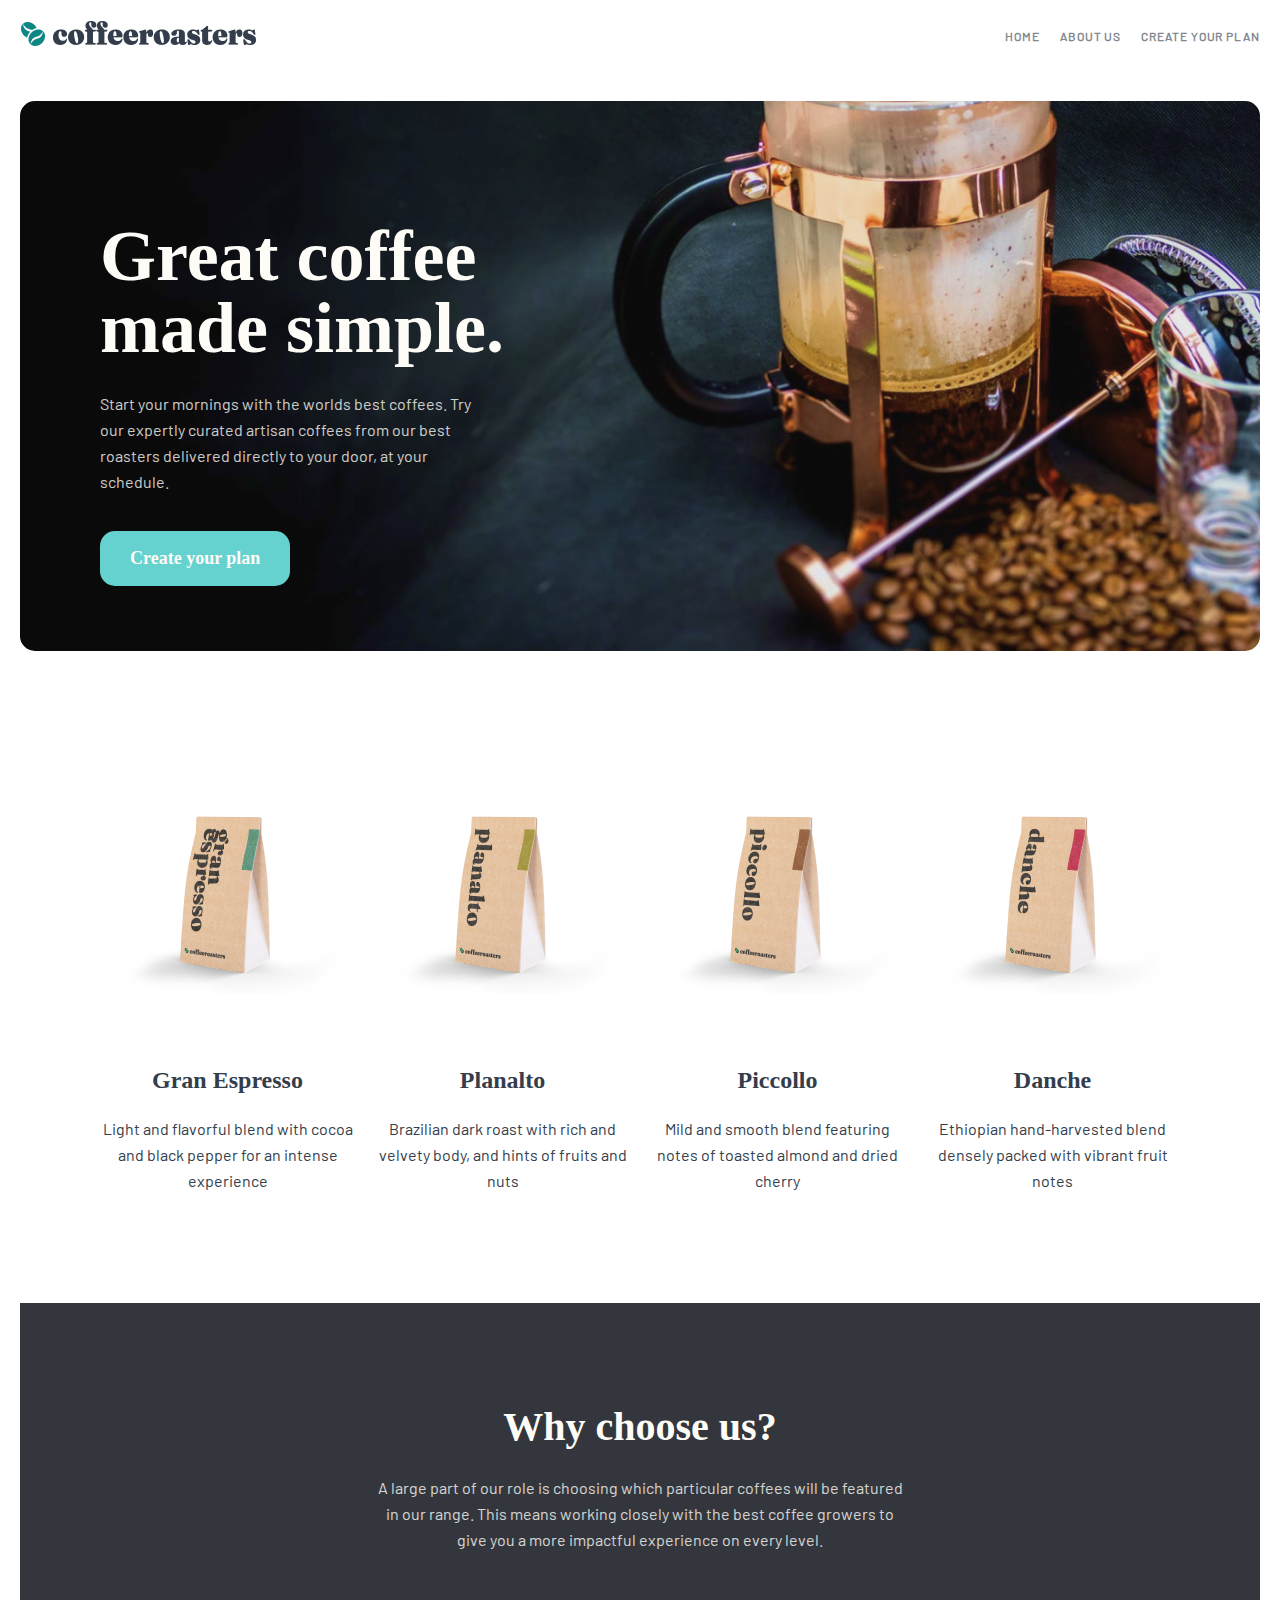
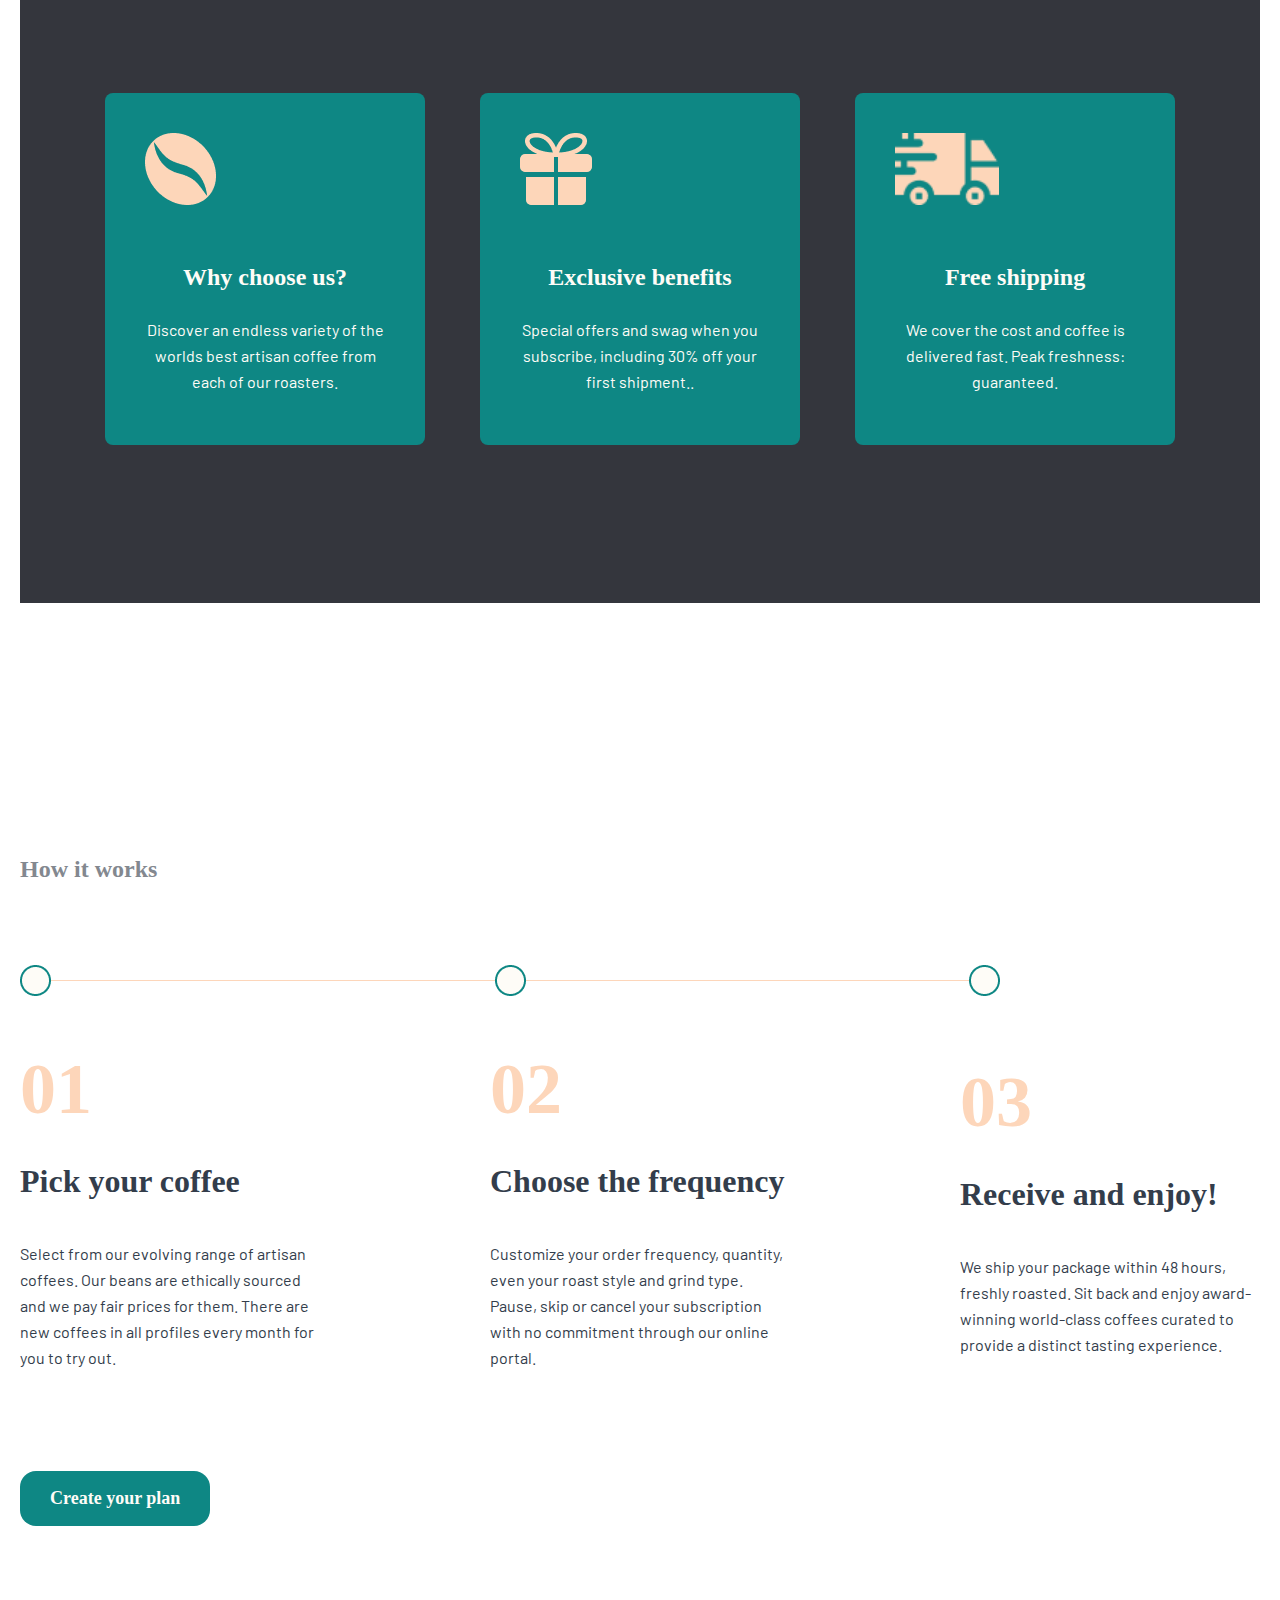
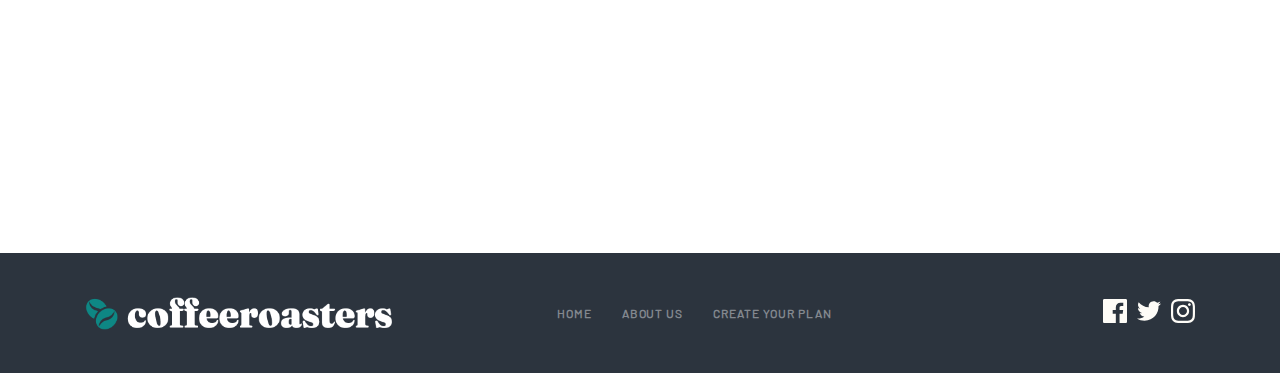
<file: index.html>
<!DOCTYPE html>
<html lang="en">

<head>
   <meta charset="UTF-8">
   <meta http-equiv="X-UA-Compatible" content="IE=edge">
   <meta name="viewport" content="width=device-width, initial-scale=1.0">
   <link rel="shortcut icon" href="./img/hedaer/favicon.png" type="image/x-icon">
   <link rel="stylesheet" href="./css/normalize.css">
   <link rel="stylesheet" href="./css/style.css">
   <title>Coffe-restores</title>
</head>

<body>
   <nav class="navbar container">
      <a href="./index.html" class="navabr-link">
         <img src="./img/Navbar/navbar-logo.png" alt="logo" class="navabr__logo">
      </a>
      <ul class="navabr-list">
         <li class="navbar__item"><a href="./index.html">HOME</a></li>
         <li class="navbar__item"><a href="./about.html">ABOUT US</a></li>
         <li class="navbar__item"><a href="">Create your plan</a></li>
      </ul>
   </nav>
   <header class="header container">
      <h1 class="header-__title">Great coffee made simple.</h1>
      <p class="header__description">Start your mornings with the worlds best coffees. Try our expertly curated artisan
         coffees from our best roasters delivered directly to your door, at your schedule.</p>
      <span class="header-button">
         <a href="" class="header-button__link">Create your plan</a>
      </span>
   </header>
   <main class="container">
      <section class="section-one">
         <ul class="section-one__list">
            <li class="section-one__item">
               <span class="section-one__img">
                  <img src="./img/P1-section_1/P1-section-1.1.png" alt="List coffe">
               </span>
               <h2 class="section-one__title">Gran Espresso</h2>
               <p class="section-one__description">Light and flavorful blend with cocoa and black pepper for an intense
                  experience</p>
            </li>
            <li class="section-one__item">
               <span class="section-one__img">
                  <img src="./img/P1-section_1/P1-section-1.2.png" alt="List coffe">
               </span>
               <h2 class="section-one__title">Planalto</h2>
               <p class="section-one__description">Brazilian dark roast with rich and velvety body, and hints of fruits
                  and nuts</p>
            </li>
            <li class="section-one__item">
               <span class="section-one__img">
                  <img src="./img/P1-section_1/P1-section-1.3.png" alt="List coffe">
               </span>
               <h2 class="section-one__title">Piccollo</h2>
               <p class="section-one__description">Mild and smooth blend featuring notes of toasted almond and dried
                  cherry</p>
            </li>
            <li class="section-one__item">
               <span class="section-one__img">
                  <img src="./img/P1-section_1/P1-section-1.4.png" alt="List coffe">
               </span>
               <h2 class="section-one__title">Danche</h2>
               <p class="section-one__description">Ethiopian hand-harvested blend densely packed with vibrant fruit
                  notes</p>
            </li>
         </ul>
      </section>
      <section class="section-twoo">
         <h2 class="section-twoo__title">Why choose us?</h2>
         <p class="section-twoo__subtitle">A large part of our role is choosing which particular coffees will be
            featured
            in our range. This means working closely with the best coffee growers to give
            you a more impactful experience on every level.</p>
         <div class="section-twoo-row">
            <div class="section-twoo-row__column">
               <span class="section-twoo-row__img">
                  <img src="./img/P1-section_2/P1-section-2.1.png" alt="">
               </span>
               <h3 class="section-twoo-row__title">Why choose us?</h3>
               <p class="section-twoo-row__description">Discover an endless variety of the worlds best artisan coffee
                  from
                  each of our roasters.</p>
            </div>
            <div class="section-twoo-row__column">
               <span class="section-twoo-row__img">
                  <img src="./img/P1-section_2/P1-section-2.2.png" alt="">
               </span>
               <h3 class="section-twoo-row__title">Exclusive benefits</h3>
               <p class="section-twoo-row__description">Special offers and swag when you subscribe, including 30% off
                  your
                  first shipment..</p>
            </div>
            <div class="section-twoo-row__column">
               <span class="section-twoo-row__img">
                  <img src="./img/P1-section_2/P1-section-2.3.png" alt="">
               </span>
               <h3 class="section-twoo-row__title">Free shipping</h3>
               <p class="section-twoo-row__description">We cover the cost and coffee is delivered fast. Peak freshness:
                  guaranteed.</p>
            </div>
         </div>
      </section>
      <section class="section-three container">
         <h3 class="section-three__title">How it works</h3>
         <div class="section-three-line">
            <img src="./img/P1-section_3/section-three__top.png" alt="" class="section-three-line__background">
            <img src="./img/P1-section_3/section-three__top.png" alt="" class="section-three-line__background">
            <img src="./img/P1-section_3/section-three__top.png" alt="" class="section-three-line__background">
         </div>
         <div class="section-three-row">
            <div class="section-three-row__column">
               <span class="section-three-row__number">01</span>
               <h2 class="section-three-row__title">Pick your coffee</h2>
               <p class="section-three-row__description">Select from our evolving range of artisan coffees. Our beans
                  are ethically sourced and we pay fair prices for them. There are new coffees in all profiles every
                  month for you to try out.</p>
            </div>
            <div class="section-three-row__column">
               <div class="section-three-row__column">
                  <span class="section-three-row__number">02</span>
                  <h2 class="section-three-row__title">Choose the frequency</h2>
                  <p class="section-three-row__description">Customize your order frequency, quantity, even your roast
                     style and grind type. Pause, skip or cancel your subscription with no commitment through our online
                     portal.</p>
               </div>
            </div>
            <div class="section-three-row__column">
               <div class="section-three-row__column">
                  <span class="section-three-row__number">03</span>
                  <h2 class="section-three-row__title">Receive and enjoy!</h2>
                  <p class="section-three-row__description">We ship your package within 48 hours, freshly roasted. Sit
                     back and enjoy award-winning world-class coffees curated to provide a distinct tasting experience.
                  </p>
               </div>
            </div>
         </div>
         <span class="section-three-button">
            <a href="" class="section-three-button__link">Create your plan</a>
         </span>
      </section>
   </main>
   <footer class="footer container">
      <span class="footer-logo"><img src="./img/footer/footer-logo.png" alt="" class="footer-logo__image"></span>
      <ul class="footer-list">
         <li class="footer-list__item"><a href="">HOME</a></li>
         <li class="footer-list__item"><a href="">ABOUT US</a></li>
         <li class="footer-list__item"><a href="">Create your plan</a></li>
      </ul>
      <div class="footer-icon">
         <span class="footer-icon__box">
            <a href="" class="footer-icon__link"><img src="./img/footer/footer.1.svg" alt=""
                  class="footer-icon__icons"></a>
         </span>
         <span class="footer-icon__box">
            <a href="" class="footer-icon__link"><img src="./img/footer/footer.2.svg" alt=""
                  class="footer-icon__icons"></a>
         </span>
         <span class="footer-icon__box">
            <a href="" class="footer-icon__link"><img src="./img/footer/footer.3.svg" alt=""
                  class="footer-icon__icons"></a>
         </span>
      </div>
   </footer>
</body>

</html>
</file>
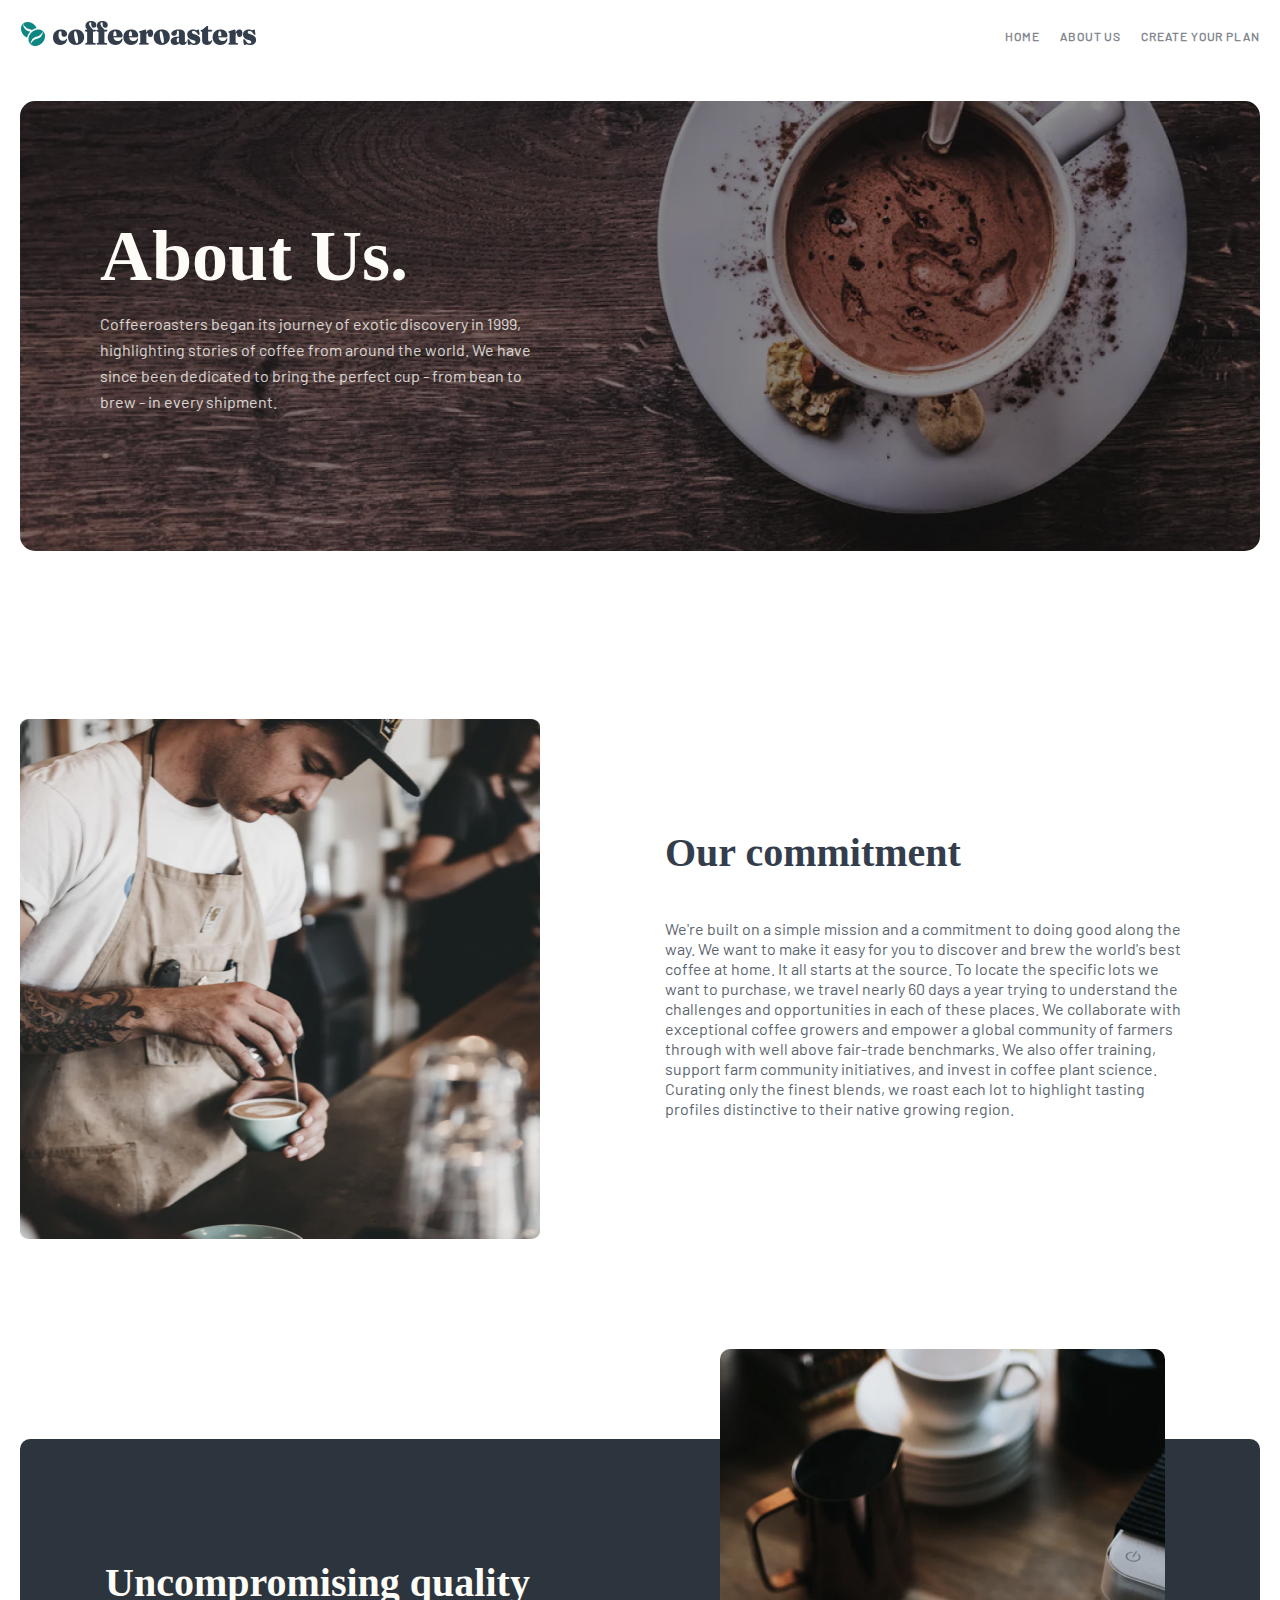
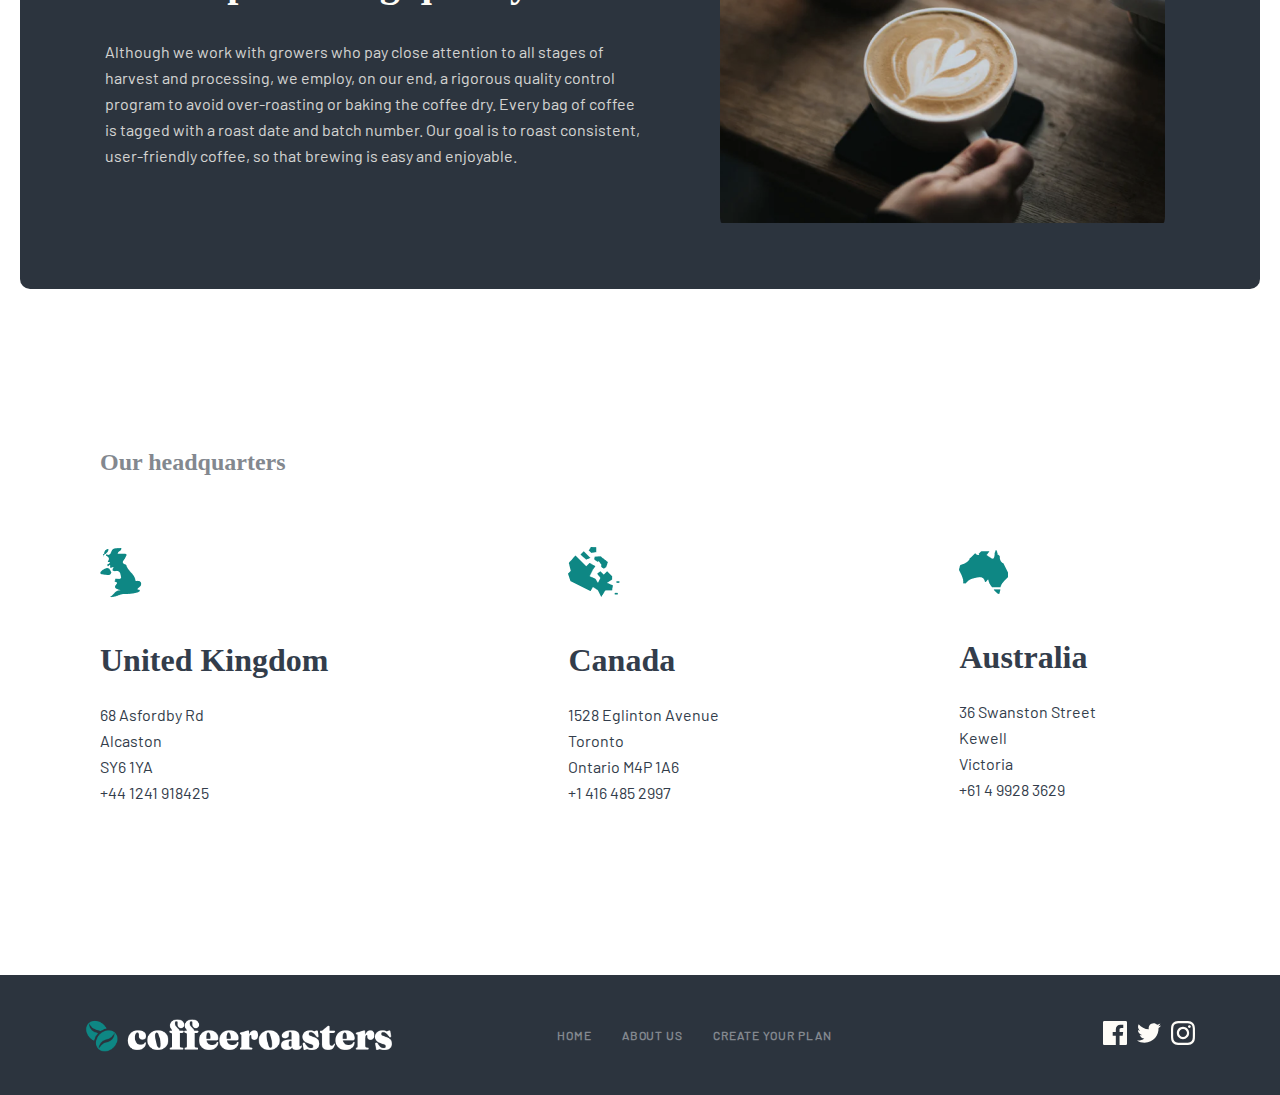
<file: about.html>
<!DOCTYPE html>
<html lang="en">

<head>
   <meta charset="UTF-8">
   <meta http-equiv="X-UA-Compatible" content="IE=edge">
   <meta name="viewport" content="width=device-width, initial-scale=1.0">
   <link rel="shortcut icon" href="./img/hedaer/favicon.png" type="image/x-icon">
   <link rel="stylesheet" href="./css/normalize.css">
   <link rel="stylesheet" href="./css/style.css">
   <title>Coffe-restores</title>
</head>

<body>
   <nav class="navbar container">
      <a href="./index.html" class="navabr-link">
         <img src="./img/Navbar/navbar-logo.png" alt="logo" class="navabr__logo">
      </a>
      <ul class="navabr-list">
         <li class="navbar__item"><a href="./index.html">HOME</a></li>
         <li class="navbar__item"><a href="">ABOUT US</a></li>
         <li class="navbar__item"><a href="">Create your plan</a></li>
      </ul>
   </nav>
   <header class="hero container">
      <h1 class="hero__title">About Us.</h1>
      <p class="hero__description">Coffeeroasters began its journey of exotic discovery in 1999, highlighting stories
         of coffee from around the world. We have since been dedicated to bring the perfect cup - from bean to brew - in
         every shipment.</p>
   </header>
   <main class="container">
      <section class="about-section-one">
         <span class="about-section-one-left">
            <img src="./img/about/P2-section-1/P2-section-1.1.jpg" alt="" class="about-section-one-img__image">
         </span>
         <div class="about-section-one-right">
            <h2 class="about-section-one-right__title">Our commitment</h2>
            <p class="about-section-one-right__description">We're built on a simple mission and a commitment to doing
               good
               along
               the way. We want to make it easy for you to discover and brew the world's best coffee at home. It all
               starts
               at the source. To locate the specific lots we want to purchase, we travel nearly 60 days a year trying to
               understand the challenges and opportunities in each of these places. We collaborate with exceptional
               coffee
               growers and empower a global community of farmers through with well above fair-trade benchmarks. We also
               offer training, support farm community initiatives, and invest in coffee plant science. Curating only the
               finest blends, we roast each lot to highlight tasting profiles distinctive to their native growing
               region.
            </p>
         </div>
      </section>
      <section class="about-section-twoo container">
         <div class="about-section-one-content">
            <h2 class="about-section-twoo__title">Uncompromising quality</h2>
            <p class="about-section-twoo__subtitle">Although we work with growers who pay close attention to all stages
               of
               harvest and processing, we employ, on our end, a rigorous quality control program to avoid over-roasting
               or
               baking the coffee dry. Every bag of coffee is tagged with a roast date and batch number. Our goal is to
               roast consistent, user-friendly coffee, so that brewing is easy and enjoyable.</p>
         </div>
         <span class="about-section-twoo-img">
            <img src="./img/about/P2-section-2/about-section-2.png" alt="">
         </span>
      </section>
      <section class="about-setion-three container">
         <h3 class="about-section-three__title">Our headquarters</h3>
         <div class="about-section-three-row">
            <div class="about-section-three-row__column">
               <span class="about-section-three-row-img">
                  <img src="./img/about/P2-section-3/about-section-3.1.png" alt="">
               </span>
               <h3 class="about-section-three-row__title">United Kingdom</h3>
               <ul class="about-section-three-row-list">
                  <li class="about-section-three-row-list__item">68 Asfordby Rd</li>
                  <li class="about-section-three-row-list__item">Alcaston</li>
                  <li class="about-section-three-row-list__item">SY6 1YA</li>
                  <li class="about-section-three-row-list__item">+44 1241 918425</li>
               </ul>
            </div>
            <div class="about-section-three-row__column">
               <span class="about-section-three-row-img">
                  <img src="./img/about/P2-section-3/about-section-3.2.png" alt="">
               </span>
               <h3 class="about-section-three-row__title">Canada</h3>
               <ul class="about-section-three-row-list">
                  <li class="about-section-three-row-list__item">1528 Eglinton Avenue</li>
                  <li class="about-section-three-row-list__item">Toronto</li>
                  <li class="about-section-three-row-list__item"> Ontario M4P 1A6 </li>
                  <li class="about-section-three-row-list__item">+1 416 485 2997</li>
               </ul>
            </div>
            <div class="about-section-three-row__column">
               <span class="about-section-three-row-img">
                  <img src="./img/about/P2-section-3/about-section-3.3.png" alt="">
               </span>
               <h3 class="about-section-three-row__title">Australia</h3>
               <ul class="about-section-three-row-list">
                  <li class="about-section-three-row-list__item">36 Swanston Street</li>
                  <li class="about-section-three-row-list__item">Kewell</li>
                  <li class="about-section-three-row-list__item">Victoria</li>
                  <li class="about-section-three-row-list__item">+61 4 9928 3629</li>
               </ul>
            </div>
         </div>
      </section>
   </main>
   <footer class="footer container">
      <span class="footer-logo"><img src="./img/footer/footer-logo.png" alt="" class="footer-logo__image"></span>
      <ul class="footer-list">
         <li class="footer-list__item"><a href="">HOME</a></li>
         <li class="footer-list__item"><a href="">ABOUT US</a></li>
         <li class="footer-list__item"><a href="">Create your plan</a></li>
      </ul>
      <div class="footer-icon">
         <span class="footer-icon__box">
            <a href="" class="footer-icon__link"><img src="./img/footer/footer.1.svg" alt=""
                  class="footer-icon__icons"></a>
         </span>
         <span class="footer-icon__box">
            <a href="" class="footer-icon__link"><img src="./img/footer/footer.2.svg" alt=""
                  class="footer-icon__icons"></a>
         </span>
         <span class="footer-icon__box">
            <a href="" class="footer-icon__link"><img src="./img/footer/footer.3.svg" alt=""
                  class="footer-icon__icons"></a>
         </span>
      </div>
   </footer>
</body>
</file>
<file: css/style.css>
@font-face {
   font-family: "Barlow";
   src: url("../fonts/Barlow/Barlow-Regular.ttf");
   font-style: normal;
   font-weight: 400;
}

@font-face {
   font-family: "Fraunces";
   src: url("../fonts/Fraunces/static/Fraunces_9pt/Fraunces_9pt-Regular.ttf");
   font-style: normal;
   font-weight: 400;
}

* {
   margin: 0;
   padding: 0;
   box-sizing: border-box;
}

ul,
li {
   list-style: none;
}

a {
   text-decoration: none;
}

.container {
   width: 1240px;
   margin: 0 auto;
}

.navbar {
   position: sticky;
   top: 0;
   z-index: 1;
   background-color: #fff;
   margin-top: 20px;
   display: flex;
   align-items: center;
   justify-content: space-between;
}

.navabr-list {
   display: flex;
   align-items: center;
}

.navbar__item {
   margin-left: 20px;
}

.navbar__item a {
   font-family: "Barlow";
   font-style: normal;
   font-weight: 700;
   font-size: 12px;
   line-height: 15px;
   letter-spacing: 0.923077px;
   text-transform: uppercase;
   color: #83888f;
   transition: color 0.4s ease-in-out;
}

.navbar__item a:hover {
   color: #333d4b;
}

.header {
   background: url(../img/hedaer/header-background.png) no-repeat;
   background-size: 100% 100%;
   height: 550px;
   border-radius: 15px;
   margin-top: 50px;
   position: relative;
}

.header-__title {
   font-family: "Fraunces 9pt", serif;
   font-style: normal;
   font-weight: 900;
   font-size: 72px;
   line-height: 72px;
   color: #fefcf7;
   width: 445px;
   position: absolute;
   top: 70px;
   left: 80px;
}

.header__description {
   font-family: "Barlow", serif;
   font-style: normal;
   font-weight: 400;
   font-size: 16px;
   line-height: 26px;
   color: #fefcf7;
   opacity: 0.8;
   width: 30%;
   position: absolute;
   top: 290px;
   left: 80px;
}

.header-button {
   display: inline-block;
   background: #66d2cf;
   border-radius: 15px;
   padding: 15px 30px;
   position: absolute;
   top: 430px;
   left: 80px;
   animation: button 1.5s ease-in infinite alternate;
}

.header-button__link {
   font-family: "Fraunces 9pt", serif;
   font-style: normal;
   font-weight: 900;
   font-size: 18px;
   line-height: 25px;
   text-align: center;
   color: #fefcf7;
}

@keyframes button {
   0% {
      box-shadow: 1px 1px 10px lightblue;
   }

   100% {
      box-shadow: 1px 1px 15px lightblue;
   }
}

.section-one {
   margin-top: 150px;
   align-items: center;
   padding-right: 80px;
   padding-left: 80px;
   justify-content: space-between;
   height: 502px;
   background: linear-gradient(rgba(254, 252, 247, 0.0001) 0%, #fefcf7 100%),
      url(../img/P1-section_1/P1-scetion-1.background.png) cover no-repeat;
}

.section-one__list {
   display: flex;
   align-items: center;
   justify-content: space-between;
}

.section-one__item {
   width: 255px;
   height: 193px;
}

.section-one__img {
   display: flex;
   width: 100%;
}

.section-one__title {
   font-family: "Fraunces 9pt";
   font-style: normal;
   font-weight: 900;
   font-size: 24px;
   line-height: 32px;
   text-align: center;
   color: #333d4b;
   margin: 70px 0px 20px 0px;
}

.section-one__description {
   font-family: "Barlow";
   font-style: normal;
   font-weight: 400;
   font-size: 16px;
   line-height: 26px;
   text-align: center;
   color: #333d4b;
}

.section-twoo {
   padding: 100px 85px 0px 85px;
   height: 100vh;
   background: rgb(52, 54, 61);
   background-position: top;
   background-size: 70% 100%;
   position: relative;
}

.section-twoo__title {
   font-family: "Fraunces 9pt";
   font-style: normal;
   position: absolute;
   left: 19.54%;
   right: 19.54%;
   top: 100px;
   font-weight: 900;
   font-size: 40px;
   line-height: 48px;
   text-align: center;
   color: #fefcf7;
}

.section-twoo__subtitle {
   font-family: "Barlow";
   font-style: normal;
   position: absolute;
   top: 148px;
   left: 28.227%;
   font-weight: 400;
   margin-top: 24px;
   width: 540px;
   height: 80px;
   font-size: 16px;
   line-height: 26px;
   text-align: center;
   color: #fefcf7;
   mix-blend-mode: normal;
   opacity: 0.8;
}

.section-twoo-row {
   display: flex;
   align-items: center;
   justify-content: space-between;
}

.section-twoo-row__column {
   background: #0e8784;
   margin-top: 120px;
   border-radius: 8px;
   width: 320px;
   height: 352px;
   padding: 40px;
   margin-top: 290px;
}

.section-twoo-row__img {
   display: flex;
   width: 71px;
   height: 72px;
}

.section-twoo-row__title {
   font-family: "Fraunces 9pt";
   margin: 56px 0 24px 0;
   font-style: normal;
   font-weight: 900;
   font-size: 24px;
   line-height: 32px;
   text-align: center;
   color: #fefcf7;
}

.section-twoo-row__description {
   font-family: "Barlow";
   font-style: normal;
   font-weight: 400;
   font-size: 16px;
   line-height: 26px;
   text-align: center;
   color: #fefcf7;
}

.section-three {
   margin-top: 250px;
   height: 100vh;
   margin-bottom: 100px;
}

.section-three__title {
   font-family: "Fraunces 9pt";
   font-style: normal;
   font-weight: 900;
   font-size: 24px;
   line-height: 32px;
   color: #83888f;
   height: 32px;
}

.section-three-line {
   display: flex;
   align-items: center;
   justify-content: space-between;
   align-self: flex-start;
   width: 980px;
   height: 1px;
   margin: 95px 0 72px 0;
   background: #fdd6ba;
}

.section-three-row {
   display: flex;
   align-items: center;
   justify-content: space-between;
   margin-bottom: 100px;
}

.section-three-line__background {
   width: 31px;
   display: flex;
}

.section-three-row__column {
   width: 300px;
}

.section-three-row__number {
   font-family: "Fraunces 9pt";
   font-style: normal;
   font-weight: 900;
   font-size: 72px;
   line-height: 72px;
   color: #fdd6ba;
}

.section-three-row__title {
   font-family: "Fraunces 9pt";
   font-style: normal;
   font-weight: 900;
   font-size: 32px;
   line-height: 36px;
   margin: 38px 0 42px 0;
   color: #333d4b;
}

.section-three-row__description {
   font-family: "Barlow";
   font-style: normal;
   font-weight: 400;
   font-size: 16px;
   line-height: 26px;
   color: #333d4b;
}

.section-three-button {
   display: inline-block;
   background: #0e8784;
   padding: 15px 30px;
   border-radius: 16px;
   animation-name: link;
   transition: 1s;
   animation: link 2s ease-in infinite alternate;
}

.section-three-button__link {
   font-family: "Fraunces 9pt";
   font-style: normal;
   font-weight: 900;
   font-size: 18px;
   line-height: 25px;
   text-align: center;
   color: #fefcf7;
}

.section-three-button:hover {
   background: #66d2cf;
}

@keyframes link {
   0% {
      box-shadow: 1px 1px 10px blue;
   }

   100% {
      box-shadow: 1px 1px 20px blue;
   }
}

.footer {
   width: 100%;
   height: 120px;
   display: flex;
   align-items: center;
   justify-content: space-between;
   background: #2c343e;
   padding: 47px 85px;
}

.footer-logo__image {
   width: 65%;
   display: flex;
}

.footer-list {
   display: flex;
   align-items: center;
   justify-content: space-between;
   margin-right: auto;
}

.footer-list__item a {
   margin-right: 30px;
   font-family: "Barlow";
   font-style: normal;
   font-weight: 700;
   font-size: 12px;
   line-height: 15px;
   transition: color 0.4s;
   letter-spacing: 0.923077px;
   text-transform: uppercase;
   color: #83888f;
}

.footer-list__item a:hover {
   color: #7bb2ff;
}

.footer-icon {
   display: flex;
   align-items: center;
   justify-content: space-between;
}

.footer-icon__icons {
   transition: background 0.4s ease-in-out;
}

/* .footer-icon__icons:hover {
   background-color: #fdd6ba;
} */

.footer-icon__box {
   margin-left: 10px;
}

.hero {
   background: url(../img/about/header/header-background.jpg) no-repeat;
   background-size: 100% 100%;
   height: 450px;
   border-radius: 15px;
   margin-top: 50px;
   position: relative;
   margin-bottom: 168px;
}

.hero__title {
   font-family: "Fraunces 9pt", serif;
   font-style: normal;
   font-weight: 900;
   font-size: 72px;
   line-height: 72px;
   color: #fefcf7;
   width: 445px;
   position: absolute;
   top: 70px;
   left: 80px;
}

.hero__description {
   font-family: "Barlow", serif;
   font-style: normal;
   font-weight: 400;
   font-size: 16px;
   line-height: 26px;
   color: #fefcf7;
   opacity: 0.8;
   width: 35%;
   position: absolute;
   top: 210px;
   left: 80px;
}

.about-section-one {
   display: flex;
   align-items: center;
   height: 520px;
   margin-bottom: 200px;
}

.about-section-one-left {
   width: 520px;
   height: 100%;
}

.about-section-one-img__image {
   height: 100%;
   width: 520px;
   display: flex;
}

.about-section-one-right {
   margin-left: 125px;
   position: relative;
}

.about-section-one-right__title {
   position: absolute;
   height: 48px;
   width: 357px;
   top: -150px;
   font-family: "Fraunces 9pt";
   font-style: normal;
   font-weight: 900;
   font-size: 40px;
   line-height: 48px;
   color: #333d4b;
}

.about-section-one-right__description {
   position: absolute;
   top: -60px;
   font-family: "Barlow";
   font-style: normal;
   font-weight: 400;
   font-size: 16px;
   line-height: 24px;
   color: #333d4b;
   opacity: 0.8;
   line-height: 20px;
   width: 520px;
}

.about-section-twoo {
   height: 450px;
   background-color: #2c343e;
   padding: 85px 85px;
   display: flex;
   align-items: center;
   border-radius: 10px;
   justify-content: space-between;
   position: relative;
   margin-bottom: 160px;
}

.about-section-twoo__title {
   height: 48px;
   font-family: "Fraunces 9pt";
   font-style: normal;
   font-weight: 900;
   font-size: 40px;
   margin-bottom: 32px;
   line-height: 48px;
   color: #fefcf7;
}

.about-section-twoo__subtitle {
   font-family: "Barlow";
   font-style: normal;
   font-weight: 400;
   font-size: 16px;
   line-height: 26px;
   width: 540px;
   height: 130px;
   color: #fefcf7;
   opacity: 0.8;
}

.about-section-twoo-img {
   position: absolute;
   top: -90px;
   left: 700px;
   border-radius: 10px;
   overflow: hidden;
}

.about-setion-three {
   height: 366px;
   margin: 80px;
   margin-bottom: 160px;
}

.about-section-three__title {
   font-family: "Fraunces 9pt";
   font-style: normal;
   font-weight: 900;
   font-size: 24px;
   color: #83888f;
   margin-bottom: 70px;
}

.about-section-three-row {
   display: flex;
   align-items: center;
   justify-content: flex-start;
   gap: 240px;
}

.about-section-three-row__title {
   font-family: "Fraunces 9pt";
   font-style: normal;
   font-weight: 900;
   font-size: 32px;
   line-height: 36px;
   color: #333d4b;
   margin: 40px 0 24px 0;
}

.about-section-three-row-list__item {
   font-family: "Barlow";
   font-style: normal;
   font-weight: 400;
   font-size: 16px;
   line-height: 26px;
   color: #333d4b;
}
</file>
